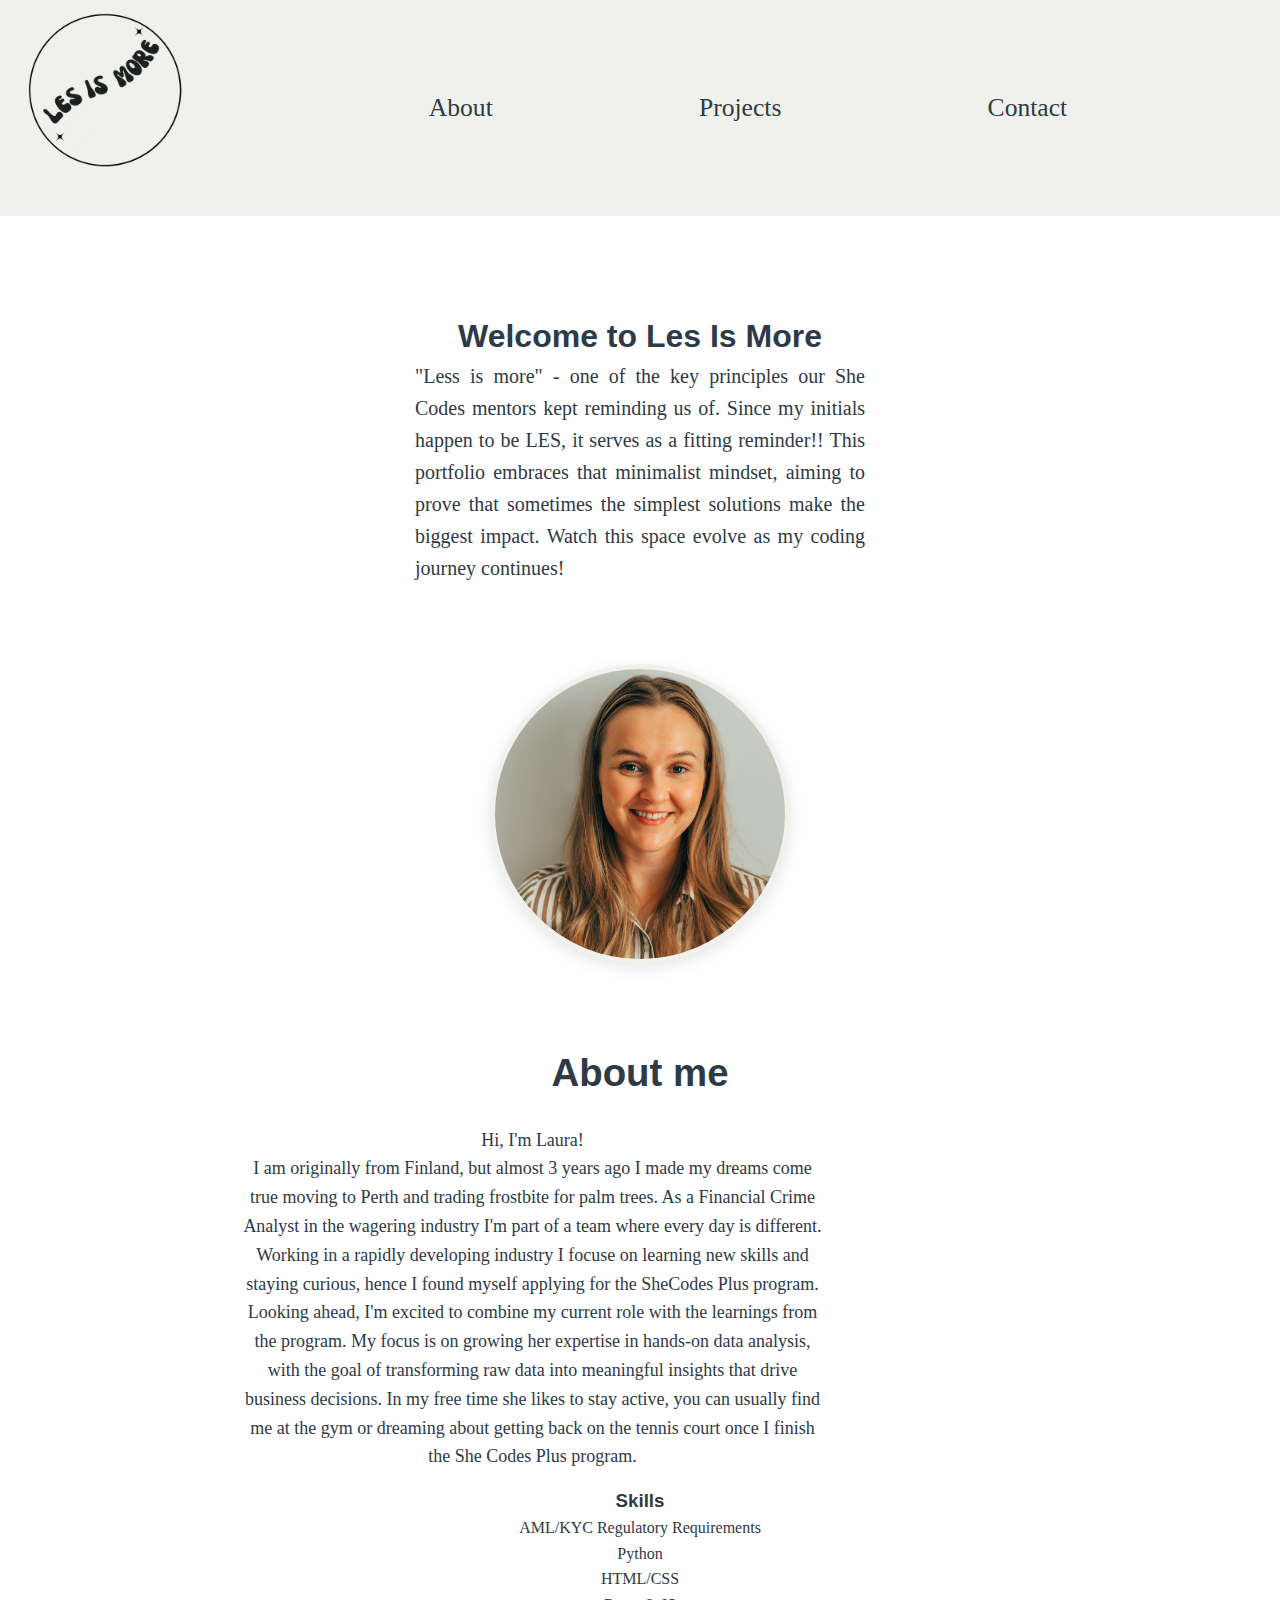
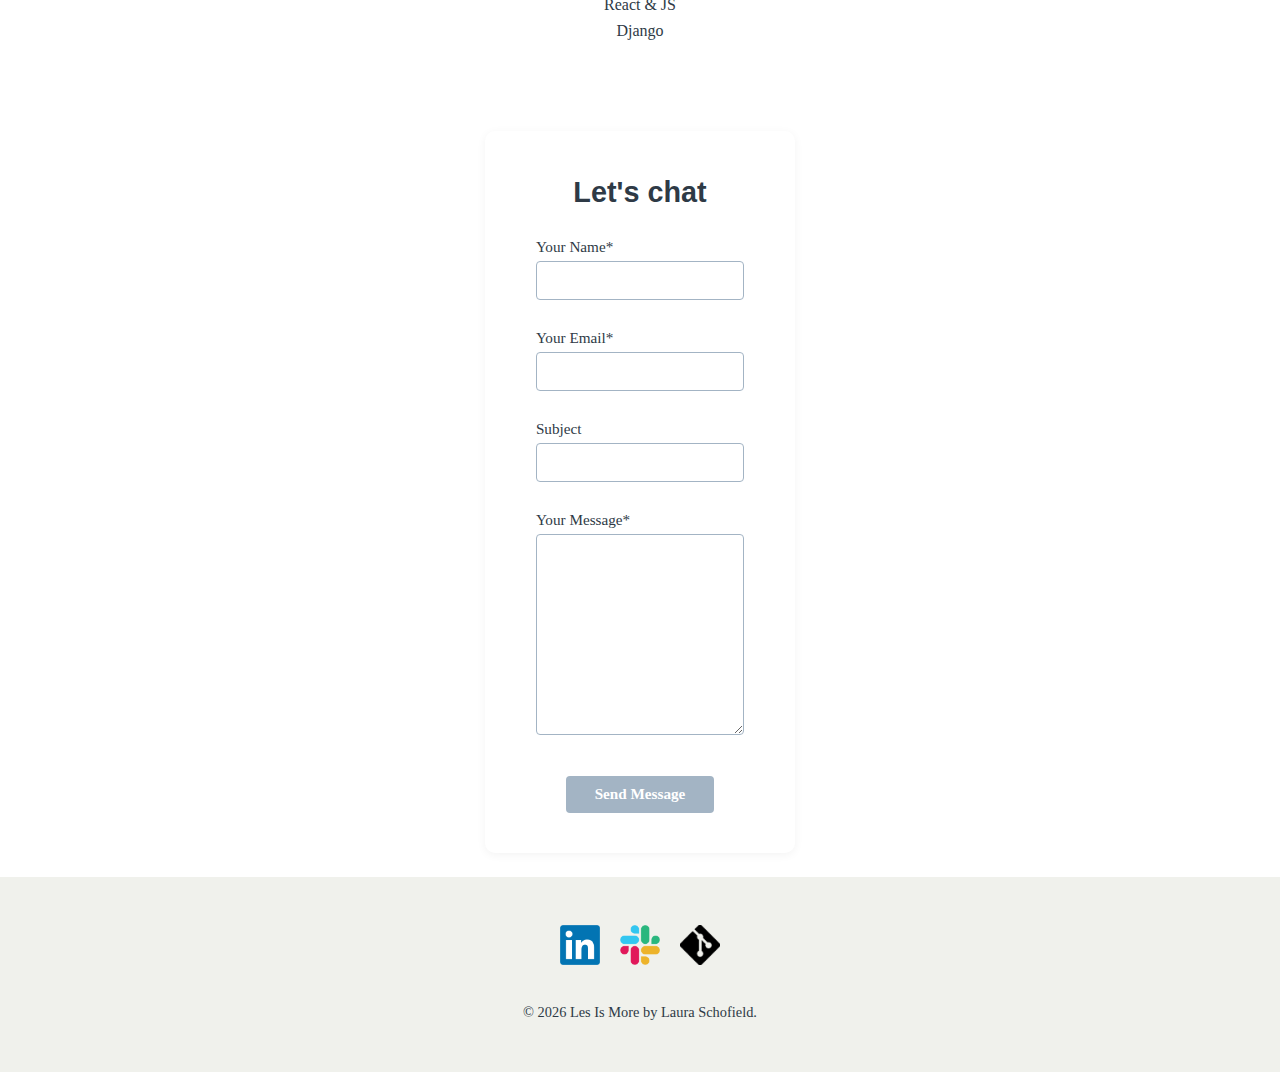
<file: index.html>
<!DOCTYPE html>
<html lang="en">
<head>
    <meta charset="UTF-8">
    <meta http-equiv="X-UA-Compatible" content="IE=edge">
    <meta name="viewport" content="width=device-width, initial-scale=1.0">
    <meta name="description" content="Les Is More - Portfolio of Laura Schofield, Financial Crime Analyst and Tech Enthusiast">
    <title>Les Is More | Laura Schofield's Portfolio</title>
    <link rel="stylesheet" href="./style.css">
    <link rel="icon" type="image/x-icon" href="./img/favicon.ico">
</head>

<body>    
    <header role="banner">
        <img src="./img/Les is more logo new.png" alt="Les is more logo" class="header-logo">
        <nav role="navigation" aria-label="Main navigation">
            <ul class="nav_links">
                <li><a href="index.html" aria-current="page">About</a></li>
                <li><a href="projects.html">Projects</a></li>
                <li><a href="#contact-link">Contact</a></li>
            </ul>
        </nav>
    </header>

    <main id="main-content">
        <section class="hero" role="banner">
            <div class="Les">
                <h1>Welcome to Les Is More</h1>
                <p>"Less is more" - one of the key principles our She Codes mentors kept reminding us of. Since my initials happen to be LES,  it serves as a fitting reminder!! This portfolio embraces that minimalist mindset, aiming to prove that sometimes the simplest solutions make the biggest impact. Watch this space evolve as my coding journey continues!</p>
            </div>
        </section>

        <div class="profile-pic-section">
            <img 
                class="profile-pic"
                src="./img/Profile picture.png"
                alt="Laura Schofield - Financial Crime Analyst and Tech Enthusiast"
                loading="lazy"
            >
        </div>
    
        <section class="about" aria-labelledby="about-heading">
            <div class="container">
                <div class="box">
                    <h2 id="about-heading">About me</h2>
                    <p>Hi, I'm Laura! <br> I am originally from Finland, but almost 3 years ago I made my dreams come true moving 
                        to Perth and trading frostbite for palm trees. As a Financial Crime Analyst in the wagering industry I'm part 
                        of a team where every day is different. Working in a rapidly developing industry I focuse on learning new skills 
                        and staying curious, hence I found myself applying for the SheCodes Plus program. Looking ahead, I'm excited to combine my 
                        current role with the learnings from the program. My focus is on growing her expertise in hands-on data analysis, with the goal of 
                        transforming raw data into meaningful insights that drive business decisions. In my free time she likes to stay active, you can usually find me at the gym or dreaming about getting back on the tennis court once I finish the She Codes Plus program. </p>
                    <div class="skills">
                        <h3>Skills</h3>
                        <ul class="skills-list">
                            <li>AML/KYC Regulatory Requirements</li>
                            <li>Python</li>
                            <li>HTML/CSS</li>
                            <li>React & JS</li>
                            <li>Django</li>

                        </ul>
                    </div>
                </div>
            </div>
        </section>
    </main>

        <section class="contact-form" id="contact-link">
            <h3>Let's chat</h3>
            <form action="//formspree.io/f/xldrbzev" method="POST">
                <div class="form-group">
                    <label for="your-name">Your Name<span aria-label="required">*</span></label>
                    <input type="text" id="your-name" name="name" required>
                </div>
                <div class="form-group">
                    <label for="your-email">Your Email<span aria-label="required">*</span></label>
                    <input type="email" id="your-email" name="email" required>
                </div>
                <div class="form-group">
                    <label for="subject">Subject</label>
                    <input type="text" id="subject" name="subject">
                </div>
                <div class="form-group">
                    <label for="message">Your Message<span aria-label="required">*</span></label>
                    <textarea name="message" id="message" rows="10" required></textarea>
                </div>
                <button type="submit">Send Message</button>
            </form>
        </section>
    </main>

<footer role="contentinfo">
    <div class="social-links">
        <a href="https://www.linkedin.com/in/laura-schofield-322392128/" title="Connect with Laura Schofield on LinkedIn" target="_blank" rel="noopener noreferrer">
            <img class="socials-icon" src="./img/linkedin.png" alt="LinkedIn" />
        </a>
        <a href="X" title="Find Laura Schofield on Slack" target="_blank" rel="noopener noreferrer">
            <img class="socials-icon" src="./img/Slack.png" alt="Slack" />
        </a>
        <a href="XX" title="View Laura Schofield's projects on GitHub" target="_blank" rel="noopener noreferrer">
            <img class="socials-icon" src="./img/github.png" alt="GitHub" />
        </a>
    </div>
    <p>&copy; <script>document.write(new Date().getFullYear())</script> Les Is More by Laura Schofield.</p>
</footer>

</body>

</html>
</file>
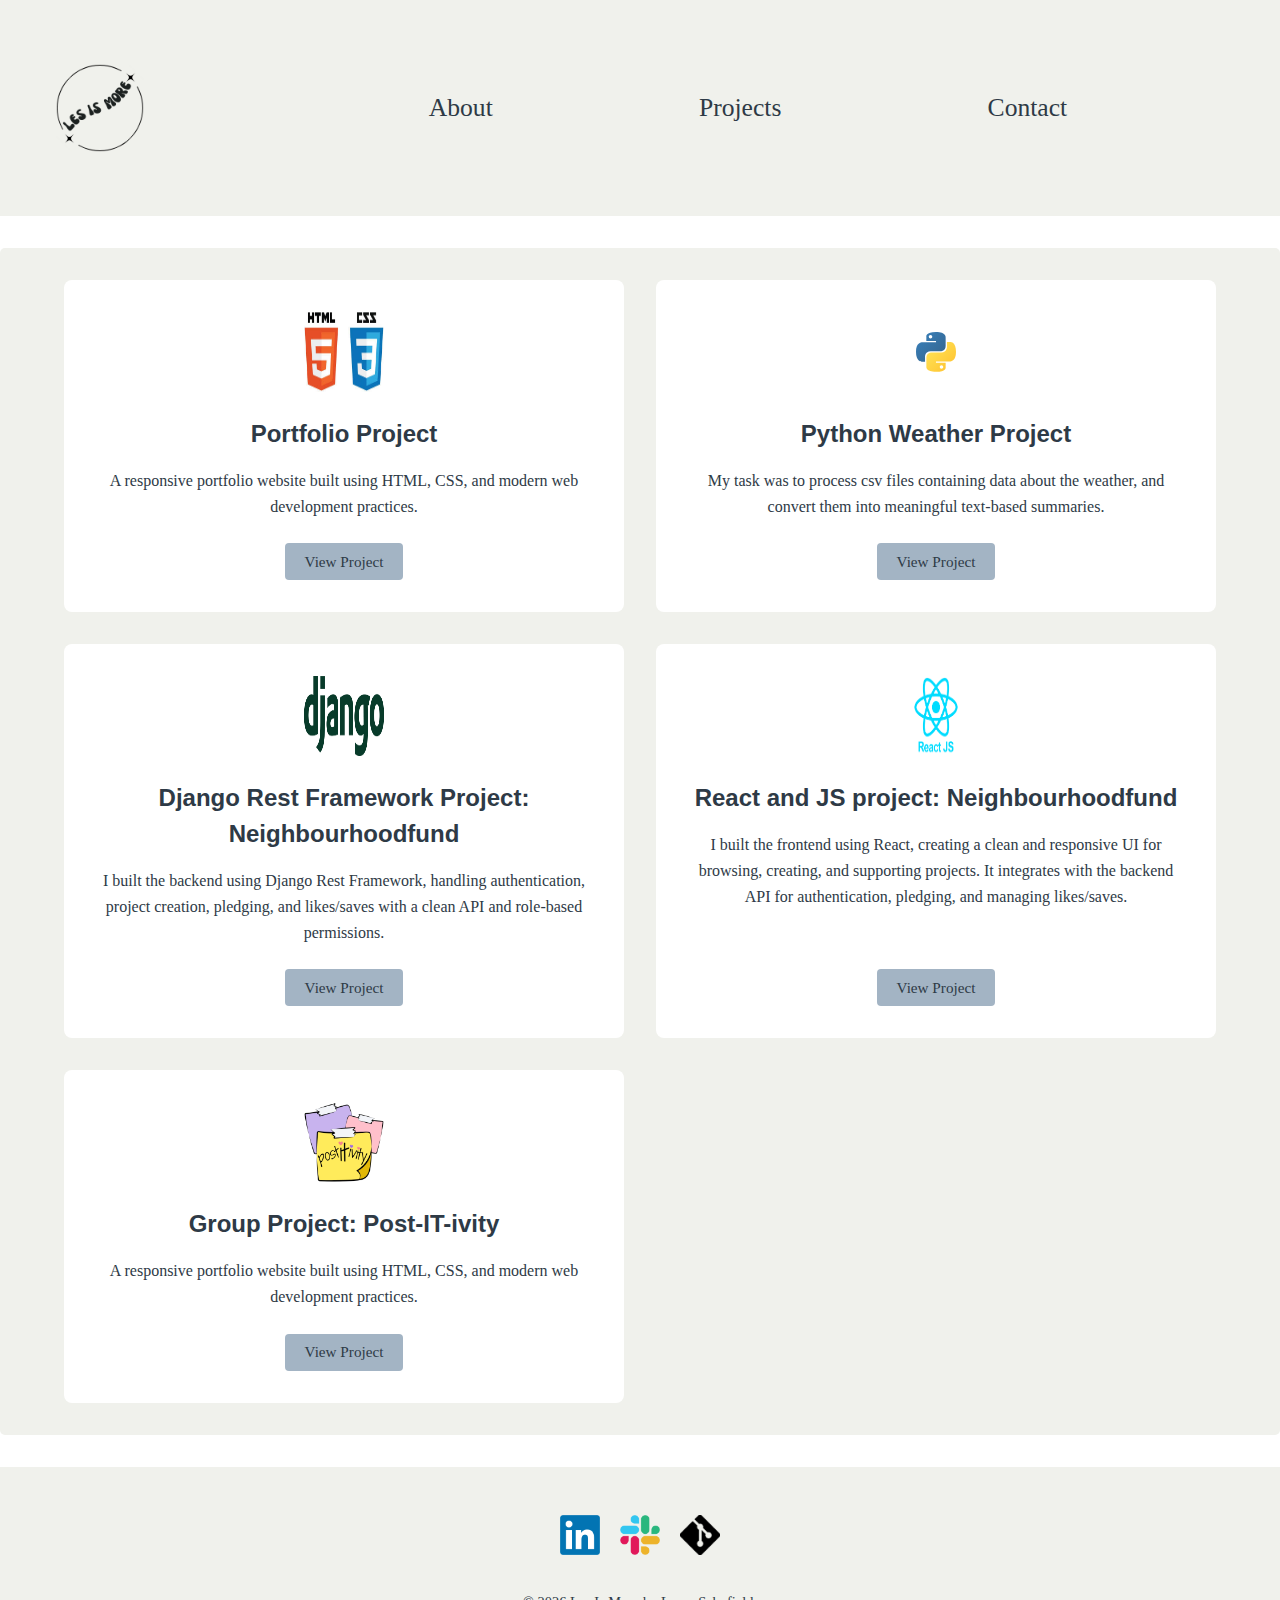
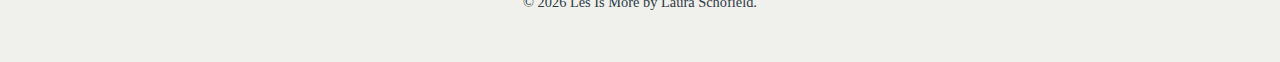
<file: projects.html>
<!DOCTYPE html>
<html lang="en">

<head>
    <meta charset="UTF-8">
    <meta http-equiv="X-UA-Compatible" content="IE=edge">
    <meta name="viewport" content="width=device=width, initial-scale=1.0">
    <title>My Profile</title>
    <link rel="stylesheet" href="./style.css">
</head>

<body>
<header>
    <img src="./img/Les is more logo light.png" alt="Les is more logo" class="header-logo">
    <nav>
        <ul class="nav_links">
            <li><a href="index.html">About</a></li>
            <li><a href="projects.html">Projects</a></li>
            <li><a href="index.html#contact-link">Contact</a></li>
        </ul>
    </nav>
</header>

<section class="projects-container">
    <article class="project-card">
        <img class="project-icon" src="./img/html_css.jpeg" alt="Project 1 icon" />
        <h2>Portfolio Project</h2>
        <p>
            A responsive portfolio website built using HTML, CSS, and modern web development practices.
        </p>
        <a href="#" class="btn-primary">View Project</a>
    </article>

    <article class="project-card">
        <img class="project-icon" src="./img/python.svg" alt="Project 2 icon" />
        <h2>Python Weather Project</h2>
        <p>
            My task was to process csv files containing data about the weather, and convert them into meaningful text-based summaries.
        </p>
        <a href="#" class="btn-primary">View Project</a>
    </article>

    <article class="project-card">
        <img class="project-icon" src="./img/django-logo-positive.png" alt="Project 3 icon" />
        <h2>Django Rest Framework Project: Neighbourhoodfund</h2>
        <p>
            I built the backend using Django Rest Framework, handling authentication, project creation, pledging, and likes/saves with a clean API and role-based permissions.
        </p>
        <a href="#" class="btn-primary">View Project</a>
    </article>

    <article class="project-card">
        <img class="project-icon" src="./img/react logo.png" alt="Project 4 icon" />
        <h2>React and JS project: Neighbourhoodfund</h2>
        <p>
        I built the frontend using React, creating a clean and responsive UI for browsing, creating, and supporting projects. It integrates with the backend API for authentication, pledging, and managing likes/saves.
        </p>
        <a href="#" class="btn-primary">View Project</a>
    </article>

    <article class="project-card">
        <img class="project-icon" src="./img/postit.png" alt="Project 4 icon" />
        <h2>Group Project: Post-IT-ivity</h2>
        <p>
            A responsive portfolio website built using HTML, CSS, and modern web development practices.
        </p>
        <a href="https://postitivity.netlify.app/" class="btn-primary" target="_blank" rel="noopener noreferrer">View Project</a>
    </article>
</section>


<footer role="contentinfo">
    <div class="social-links">
        <a href="https://www.linkedin.com/in/laura-schofield-322392128/" title="Connect with Laura Schofield on LinkedIn" target="_blank" rel="noopener noreferrer">
            <img class="socials-icon" src="./img/linkedin.png" alt="LinkedIn" />
        </a>
        <a href="X" title="Find Laura Schofield on Slack" target="_blank" rel="noopener noreferrer">
            <img class="socials-icon" src="./img/Slack.png" alt="Slack" />
        </a>
        <a href="XX" title="View Laura Schofield's projects on GitHub" target="_blank" rel="noopener noreferrer">
            <img class="socials-icon" src="./img/github.png" alt="GitHub" />
        </a>
    </div>
    <p>&copy; <script>document.write(new Date().getFullYear())</script> Les Is More by Laura Schofield.</p>
</footer>

</body>

</html>
</file>
<file: style.css>
/* Base HTML Styles */
@import url("https://fonts.googleapis.com/css2?family=Inter&family=Rubik:ital,wght@0,400;0,700;1,400&display=swap");

:root {
    --brand: #2E3A46;
    --brand-alt: #526272;
    --action: #A3B4C4;
    --action-alt: #D0D8DF;
    --base-light: #F0F1EC;
    --base: #FFFFFF;
}

/* CSS Reset */
html {
    box-sizing: border-box;
    font-size: 16px;
    font-family: "Lato", Roboto;
    color: var(--brand);
    scroll-behavior: smooth;
}

*,
*:before,
*:after {
    box-sizing: inherit;
}

body {
    margin: 0;
    padding: 0;
    min-height: 100vh;
    display: flex;
    flex-direction: column;
}

h1, h2, h3, h4, h5, h6 {
    font-family: "Roboto", sans-serif;
    color: var(--brand);
    margin: 0;
    padding: 0;
    line-height: 1.5;
}

p, ol, ul {
    margin: 0;
    padding: 0;
    color: var(--brand);
    line-height: 1.6;
}

ol, ul {
    list-style: none;
}

img {
    max-width: 100%;
    height: auto;
    display: block;
}

input,
button,
textarea,
select {
    font-family: "Roboto";
}

/* Global Styles */
header, footer {
    background-color: var(--brand-alt);
    color: var(--base);
}

a {
    color: var(--action);
    text-decoration: none;
    transition: all 0.3s ease;
}

a:hover {
    color: var(--action-alt);
}

button {
    background-color: var(--action);
    color: var(--base);
    border: none;
    padding: 0.5rem 1rem;
    cursor: pointer;
    transition: all 0.3s ease;
}

button:hover {
    background-color: var(--action-alt);
}

/* Layout Classes */
.section {
    background-color: var(--base);
    color: var(--brand-alt);
}

.section-alt {
    background-color: var(--base-light);
    color: var(--brand);
}

/* Utilities */
.display-none {
    display: none;
}

/* Components */
.btn-primary {
    padding: 12px 16px;
    display: inline-block;
    text-decoration: none;
    color: var(--brand);
    border-radius: 4px;
    background-color: var(--action);
    transition: all 0.3s ease;
}

.btn-primary:hover {
    box-shadow: 0 4px 15px rgba(0, 0, 0, 0.1);
    transform: translateY(-4px);
}

/* Header Styles */
header {
    display: flex;
    justify-content: column;
    align-items: center;
    padding: 0.5rem 0;
    background-color: var(--base-light);
    width: 100%; 
    margin: 0;
    border-radius: 0;
    gap: 1rem;
}

.header-logo {
    width: 200px;
    height: auto;
    /* border: 2px solid red; */
    margin: 0 ;
    padding: 0;
}

nav {
    display: flex;
    justify-content: center; /* Centers the nav container */
    width: 100%;
}

.nav_links {
    display: flex;
    justify-content: space-between;
    align-items: center;
    gap: 1rem;
    width: 60%;
    padding: 0;
    margin: 0; 
}

.nav_links li {
    padding: 0;
    text-align: center; /* Centers the text within each link */
}

.nav_links a {
    color: var(--brand);
    font-size: clamp(1.5rem, 2vw, 2rem);
    position: relative;
}

.nav_links a:hover {
    font-weight: bold;
}

@media (max-width: 768px) {
    .header-logo {
        width: 250px; /* Smaller on mobile */
    }
}

/* Hero Section */
.hero {
    max-width: 1400px;
    margin: 2rem auto;
    padding: 4rem 5%;
    background-color: var(--base);
    border-radius: 5px;
    text-align: center;
    display: flex;
    justify-content: center;
    align-items: center;
}

.les {
    max-width: 600px;
    margin: 0 auto;
    padding: 20px;
}

.les h1 {
    font-size: clamp(2rem, 5vw, 3.5rem);
    margin-bottom: 1.5rem;
    line-height: 1.2;
}

.Les p {
    font-size: clamp(1rem, 2vw, 1.25rem);
    max-width: 45ch;
    margin: 0 auto;
    line-height: 1.6;
    text-align: justify; 
}

/* About Section */
.container {
    position: relative;
    z-index: 1;
    display: block; /* Changed from grid to block */
    max-width: 1400px;
    margin: 0 auto;
    padding: 6rem 5% 4rem; /* Added extra padding at top for profile picture overlap */
}

.box {
    max-width: 800px;
    margin: 0 auto;
    text-align: center;
}

.box h2 {
    font-size: clamp(1.5rem, 3vw, 2.5rem);
    margin-bottom: 1.5rem;
}

.box p {
    font-size: clamp(1rem, 1.5vw, 1.125rem);
    max-width: 65ch;
    margin-bottom: 1rem;
}

.profile-pic-section {
    width: 100%;
    display: flex;
    justify-content: center;
    padding: 2rem 0;
    margin: -3rem 0 -3rem 0; /* This creates overlap with sections above and below */
    position: relative;
    z-index: 2; /* Ensures the image sits above other content */
}

.profile-pic {
    width: clamp(200px, 30vw, 300px);
    height: auto;
    border-radius: 50%;
    padding: 5px;
    background-color: var(--base-light);
    box-shadow: 0 4px 15px rgba(0, 0, 0, 0.1);
}

/* Contact form */
.contact-form {
    max-width: 700px; /* Slightly reduced from 800px */
    margin: 1.5rem auto; /* Reduced from 2rem */
    padding: 2.5rem 4%; /* Reduced from 4rem 5% */
    background-color: var(--base);
    border-radius: 10px;
    box-shadow: 0 2px 10px rgba(0, 0, 0, 0.05); /* Subtle shadow for depth */
}

.contact-form h3 {
    text-align: center;
    font-size: clamp(1.3rem, 2.5vw, 1.8rem); /* Slightly smaller */
    margin-bottom: 1.5rem; /* Reduced from 2rem */
}

.contact-form form {
    max-width: 500px; /* Reduced from 600px */
    margin: 0 auto;
    display: flex;
    flex-direction: column;
    gap: 1rem; /* Reduced from 1.5rem */
}

.form-group {
    margin-bottom: 0.8rem; /* Add spacing between form groups */
}

.contact-form label {
    display: block;
    margin-bottom: 0.3rem; /* Reduced from 0.5rem */
    font-weight: 500;
    font-size: 0.95rem; /* Slightly smaller labels */
}

.contact-form input,
.contact-form textarea {
    width: 100%;
    padding: 0.6rem; /* Reduced from 0.75rem */
    border: 1px solid var(--action);
    border-radius: 4px;
    transition: border-color 0.3s ease;
    font-size: 0.95rem; /* Slightly smaller text */
}

.contact-form textarea {
    min-height: 100px; /* Set a smaller default height */
    resize: vertical; /* Allow vertical resizing only */
}

.contact-form input:focus,
.contact-form textarea:focus {
    outline: none;
    border-color: var(--brand);
    box-shadow: 0 0 0 2px rgba(82, 98, 114, 0.1); /* Subtle focus effect */
}

.contact-form button {
    align-self: center;
    padding: 0.6rem 1.8rem; /* Slightly reduced padding */
    font-weight: 600;
    font-size: 0.95rem;
    border-radius: 4px;
    transition: all 0.3s ease;
    margin-top: 0.5rem;
}

.contact-form button:hover {
    transform: translateY(-2px);
    box-shadow: 0 2px 8px rgba(0, 0, 0, 0.1);
}

/* Projects page */
.projects-container {
    max-width: 1400px;
    margin: 2rem auto;
    padding: 2rem 5%;
    display: grid;
    grid-template-columns: repeat(2, 1fr); /* 2x2 grid */
    gap: 2rem;
    background-color: var(--base-light);
    border-radius: 5px;
}

.project-card {
    background-color: var(--base);
    padding: 2rem;
    border-radius: 8px;
    display: flex;
    flex-direction: column;
    align-items: center;
    text-align: center;
    transition: transform 0.3s ease, box-shadow 0.3s ease;
}

.project-card:hover {
    transform: translateY(-5px);
    box-shadow: 0 5px 15px rgba(0, 0, 0, 0.1);
}

.project-icon {
    width: 80px;
    height: 80px;
    margin-bottom: 1.5rem;
}

.project-card h2 {
    font-size: clamp(1.2rem, 2vw, 1.5rem);
    margin-bottom: 1rem;
    color: var(--brand);
}

.project-card p {
    font-size: clamp(0.9rem, 1.5vw, 1rem);
    margin-bottom: 1.5rem;
    flex-grow: 1; /* Makes all cards same height */
}

.project-card .btn-primary {
    margin-top: auto; /* Pushes button to bottom */
    padding: 0.6rem 1.2rem;
    font-size: 0.95rem;
}


/* Footer */
footer {
    margin-top: auto;
    padding: 3rem 5%;
    background-color: var(--base-light);
    width: 100%;
    margin: 0;
    border-radius: 0; 
    text-align: center;
}

.socials-icon {
    width: 40px;
    height: 40px;
    display: inline-block;
    margin: 0 0.5rem;
    transition: transform 0.3s ease;
}

.socials-icon:hover {
    transform: translateY(-4px);
}

footer p {
    margin-top: 2rem;
    font-size: 0.9rem;
    color: var(--brand);
}


/* Media Queries */
@media (max-width: 768px) {
    /* Header styles */
    header {
        flex-direction: column;
        padding: 2rem 5%;
    }

    .nav_links {
        margin-top: 1rem;
    }

    /* Hero section */
    .hero {
        padding: 2rem 5%;
        margin: 1rem auto; /* Reduced margin on mobile */
    }

    .Les {
        padding: 10px; /* Reduced padding on mobile */
    }

    .Les h1 {
        font-size: clamp(1.8rem, 4vw, 2.5rem); /* Slightly smaller on mobile */
    }

    .Les p {
        font-size: clamp(0.9rem, 1.8vw, 1.1rem);
    }

    /* Profile picture section */
    .profile-pic-section {
        margin: -2rem 0 -2rem 0; /* Less overlap on mobile */
        padding: 1rem 0;
    }

    .profile-pic {
        width: clamp(150px, 40vw, 200px); /* Smaller size on mobile */
        padding: 3px; /* Smaller padding */
    }

    /* About section */
    .container {
        padding: 4rem 5% 2rem; /* Adjusted padding */
        text-align: center;
    }

    .box {
        padding: 0 1rem; /* Added some horizontal padding */
    }

    .box p {
        margin: 0 auto 1rem;
        font-size: clamp(0.9rem, 1.8vw, 1.1rem); /* Adjusted font size */
    }

    /* Skills section */
    .skills {
        margin-top: 2rem;
    }

    .skills-list {
        display: flex;
        flex-wrap: wrap;
        justify-content: center;
        gap: 0.5rem;
    }

    .skills-list li {
        font-size: 0.9rem;
        padding: 0.3rem 0.8rem;
    }

    .projects-container {
        grid-template-columns: 1fr; /* Stack cards on mobile */
        gap: 1.5rem;
        padding: 1.5rem 4%;
    }

    .project-card {
        padding: 1.5rem;
    }

    .project-icon {
        width: 60px;
        height: 60px;
        margin-bottom: 1rem;
    }
}
</file>
